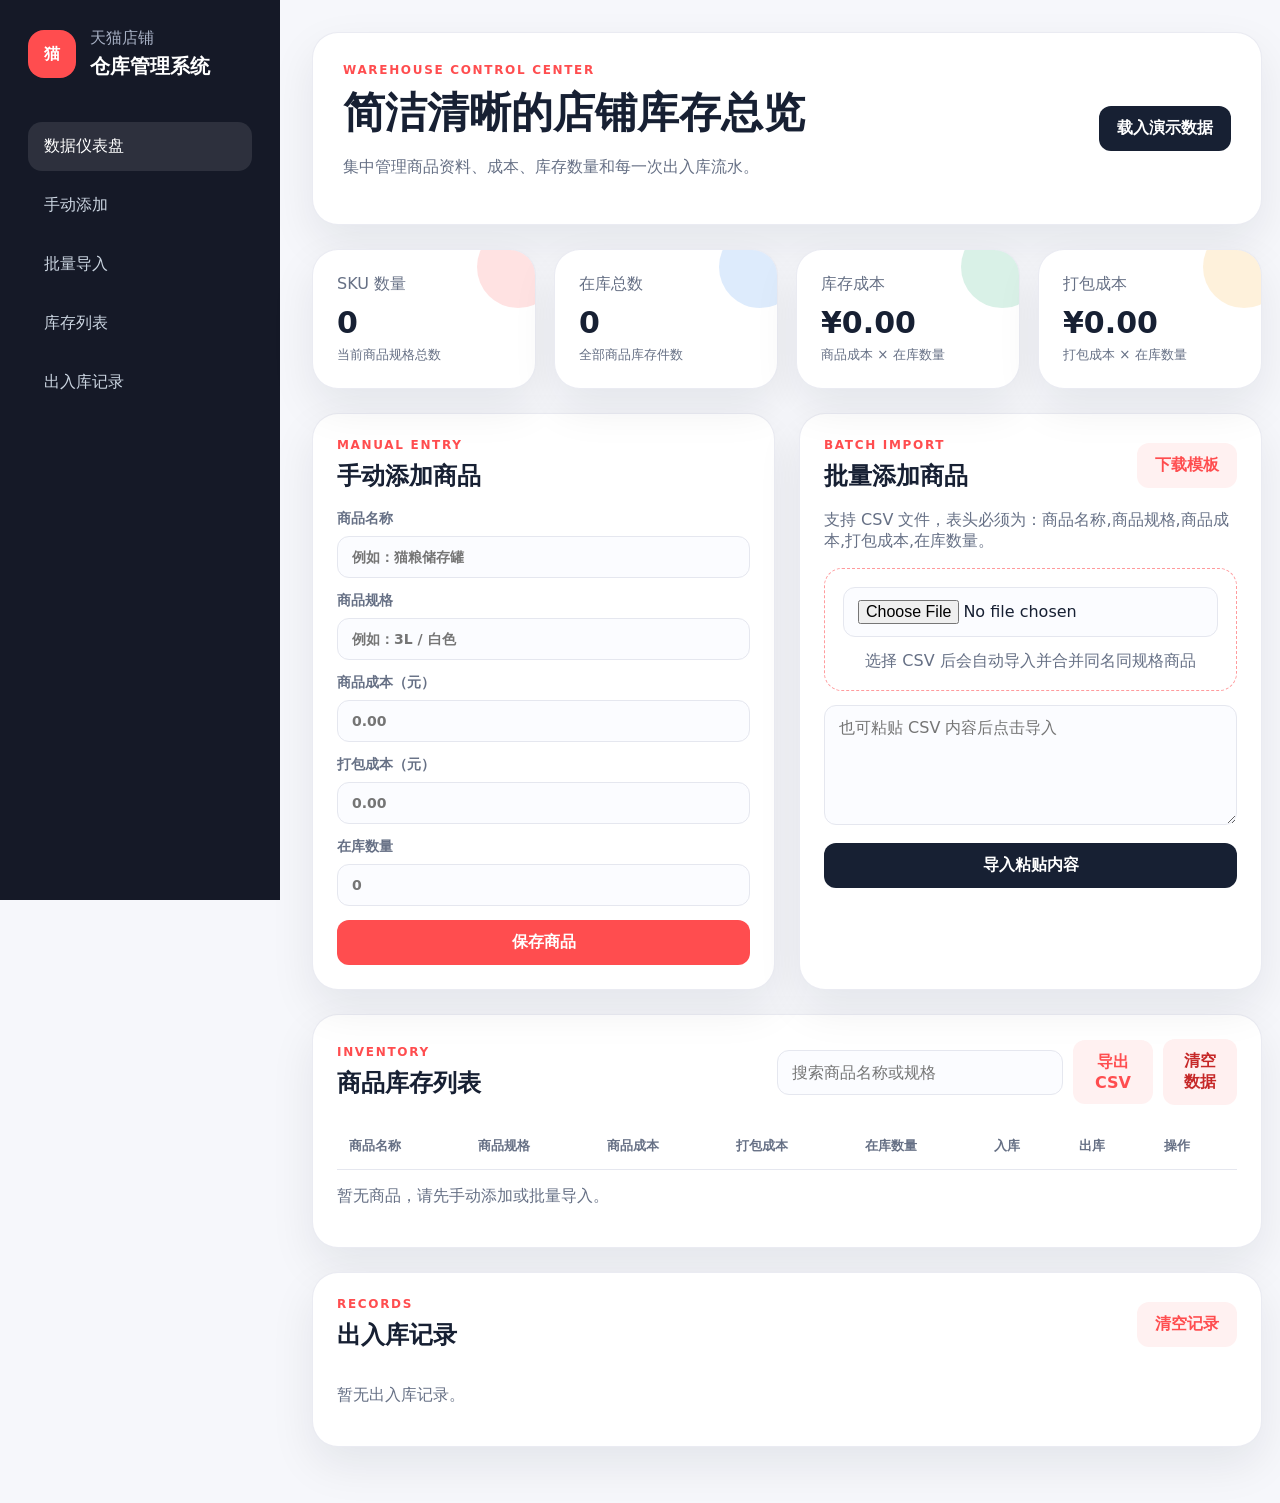
<file: index.html>
<!doctype html>
<html lang="zh-CN">
  <head>
    <meta charset="UTF-8" />
    <meta name="viewport" content="width=device-width, initial-scale=1.0" />
    <title>天猫店铺仓库管理系统</title>
    <link rel="stylesheet" href="styles.css" />
  </head>
  <body>
    <div class="app-shell">
      <aside class="sidebar" aria-label="系统导航">
        <div class="brand">
          <span class="brand-mark">猫</span>
          <div>
            <p>天猫店铺</p>
            <strong>仓库管理系统</strong>
          </div>
        </div>
        <nav>
          <a href="#dashboard" class="active">数据仪表盘</a>
          <a href="#manual-form">手动添加</a>
          <a href="#batch-import">批量导入</a>
          <a href="#inventory">库存列表</a>
          <a href="#records">出入库记录</a>
        </nav>
      </aside>

      <main>
        <header class="hero">
          <div>
            <p class="eyebrow">Warehouse Control Center</p>
            <h1>简洁清晰的店铺库存总览</h1>
            <p>集中管理商品资料、成本、库存数量和每一次出入库流水。</p>
          </div>
          <button class="secondary" id="seedDemoBtn" type="button">载入演示数据</button>
        </header>

        <section id="dashboard" class="dashboard-grid" aria-label="数据仪表盘">
          <article class="stat-card accent-red">
            <span>SKU 数量</span>
            <strong id="skuCount">0</strong>
            <small>当前商品规格总数</small>
          </article>
          <article class="stat-card accent-blue">
            <span>在库总数</span>
            <strong id="stockTotal">0</strong>
            <small>全部商品库存件数</small>
          </article>
          <article class="stat-card accent-green">
            <span>库存成本</span>
            <strong id="inventoryValue">¥0.00</strong>
            <small>商品成本 × 在库数量</small>
          </article>
          <article class="stat-card accent-yellow">
            <span>打包成本</span>
            <strong id="packingValue">¥0.00</strong>
            <small>打包成本 × 在库数量</small>
          </article>
        </section>

        <section class="content-grid">
          <article id="manual-form" class="panel">
            <div class="panel-heading">
              <div>
                <p class="eyebrow">Manual Entry</p>
                <h2>手动添加商品</h2>
              </div>
            </div>
            <form id="productForm" class="product-form">
              <label>
                商品名称
                <input name="name" required placeholder="例如：猫粮储存罐" />
              </label>
              <label>
                商品规格
                <input name="spec" required placeholder="例如：3L / 白色" />
              </label>
              <label>
                商品成本（元）
                <input name="cost" type="number" min="0" step="0.01" required placeholder="0.00" />
              </label>
              <label>
                打包成本（元）
                <input name="packingCost" type="number" min="0" step="0.01" required placeholder="0.00" />
              </label>
              <label>
                在库数量
                <input name="stock" type="number" min="0" step="1" required placeholder="0" />
              </label>
              <button type="submit">保存商品</button>
            </form>
          </article>

          <article id="batch-import" class="panel">
            <div class="panel-heading">
              <div>
                <p class="eyebrow">Batch Import</p>
                <h2>批量添加商品</h2>
              </div>
              <button class="ghost" id="downloadTemplateBtn" type="button">下载模板</button>
            </div>
            <p class="hint">支持 CSV 文件，表头必须为：商品名称,商品规格,商品成本,打包成本,在库数量。</p>
            <div class="upload-box">
              <input id="csvInput" type="file" accept=".csv,text/csv" />
              <span>选择 CSV 后会自动导入并合并同名同规格商品</span>
            </div>
            <textarea id="pasteArea" placeholder="也可粘贴 CSV 内容后点击导入"></textarea>
            <button class="secondary full" id="pasteImportBtn" type="button">导入粘贴内容</button>
          </article>
        </section>

        <section id="inventory" class="panel wide-panel">
          <div class="panel-heading responsive-heading">
            <div>
              <p class="eyebrow">Inventory</p>
              <h2>商品库存列表</h2>
            </div>
            <div class="toolbar">
              <input id="searchInput" type="search" placeholder="搜索商品名称或规格" />
              <button class="ghost" id="exportBtn" type="button">导出 CSV</button>
              <button class="danger" id="clearBtn" type="button">清空数据</button>
            </div>
          </div>
          <div class="table-wrap">
            <table>
              <thead>
                <tr>
                  <th>商品名称</th>
                  <th>商品规格</th>
                  <th>商品成本</th>
                  <th>打包成本</th>
                  <th>在库数量</th>
                  <th>入库</th>
                  <th>出库</th>
                  <th>操作</th>
                </tr>
              </thead>
              <tbody id="inventoryBody"></tbody>
            </table>
          </div>
          <p id="emptyState" class="empty-state">暂无商品，请先手动添加或批量导入。</p>
        </section>

        <section id="records" class="panel wide-panel">
          <div class="panel-heading responsive-heading">
            <div>
              <p class="eyebrow">Records</p>
              <h2>出入库记录</h2>
            </div>
            <button class="ghost" id="clearRecordsBtn" type="button">清空记录</button>
          </div>
          <div class="records-list" id="recordsList"></div>
        </section>
      </main>
    </div>

    <template id="inventoryRowTemplate">
      <tr>
        <td data-label="商品名称" class="name"></td>
        <td data-label="商品规格" class="spec"></td>
        <td data-label="商品成本" class="cost"></td>
        <td data-label="打包成本" class="packingCost"></td>
        <td data-label="在库数量" class="stock badge-cell"></td>
        <td data-label="入库"><button class="mini inbound" type="button">入库</button></td>
        <td data-label="出库"><button class="mini outbound" type="button">出库</button></td>
        <td data-label="操作"><button class="mini danger delete" type="button">删除</button></td>
      </tr>
    </template>

    <script src="app.js"></script>
  </body>
</html>
</file>
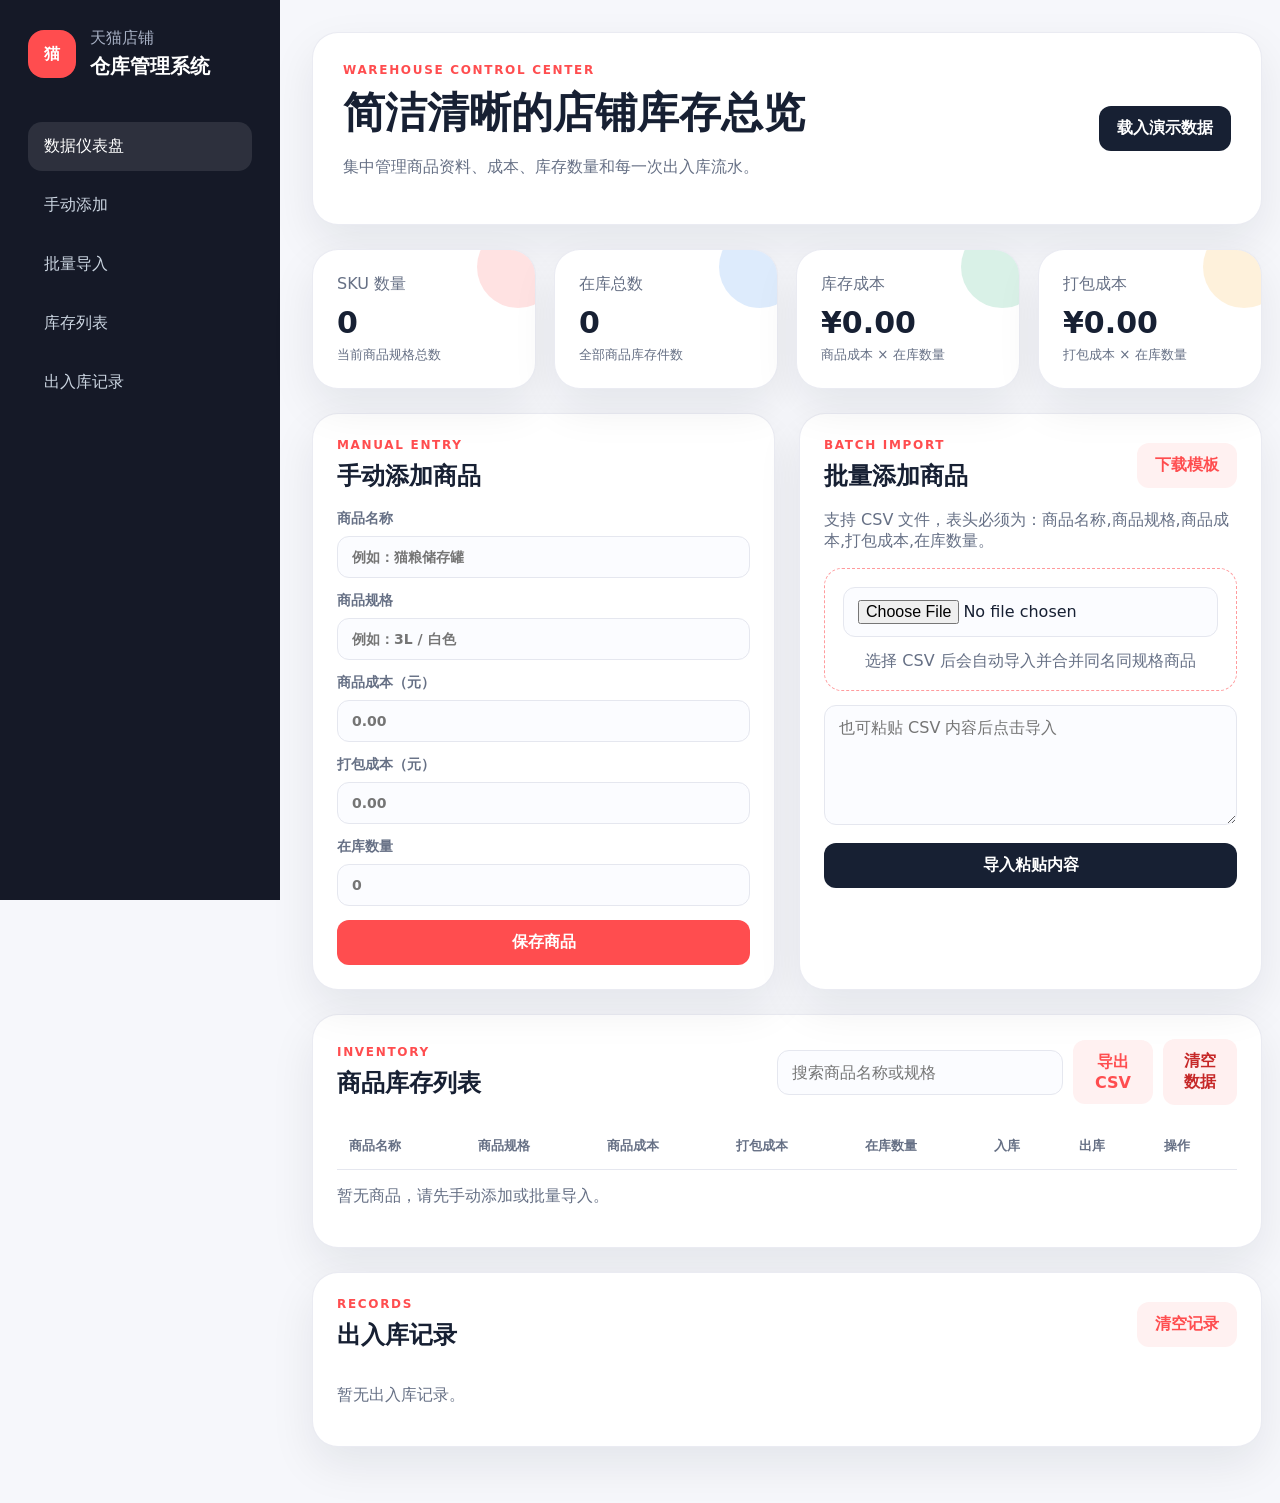
<file: 天猫仓库管理系统.html>
<!doctype html>
<html lang="zh-CN">
  <head>
    <meta charset="UTF-8" />
    <meta name="viewport" content="width=device-width, initial-scale=1.0" />
    <title>天猫店铺仓库管理系统</title>
    <style>
:root {
  color-scheme: light;
  --bg: #f6f7fb;
  --panel: #ffffff;
  --text: #172033;
  --muted: #667085;
  --line: #e5e7ef;
  --red: #ff4d4f;
  --red-dark: #d9363e;
  --blue: #2f80ed;
  --green: #13a56b;
  --yellow: #f5a623;
  --shadow: 0 18px 45px rgba(17, 24, 39, 0.08);
  font-family: Inter, "PingFang SC", "Microsoft YaHei", system-ui, sans-serif;
}

* {
  box-sizing: border-box;
}

body {
  margin: 0;
  background: var(--bg);
  color: var(--text);
}

button,
input,
textarea {
  font: inherit;
}

button {
  border: 0;
  border-radius: 12px;
  background: var(--red);
  color: white;
  cursor: pointer;
  font-weight: 700;
  padding: 12px 18px;
  transition: transform 0.18s ease, box-shadow 0.18s ease, background 0.18s ease;
}

button:hover {
  background: var(--red-dark);
  box-shadow: 0 10px 22px rgba(255, 77, 79, 0.22);
  transform: translateY(-1px);
}

button.secondary {
  background: #172033;
}

button.secondary:hover {
  background: #0f172a;
  box-shadow: 0 10px 22px rgba(15, 23, 42, 0.18);
}

button.ghost {
  background: #fff1f1;
  color: var(--red);
}

button.ghost:hover {
  background: #ffe1e1;
}

button.danger {
  background: #fff0f0;
  color: #c62828;
}

button.danger:hover {
  background: #ffd9d9;
  box-shadow: none;
}

.app-shell {
  display: grid;
  grid-template-columns: 280px 1fr;
  min-height: 100vh;
}

.sidebar {
  background: #151927;
  color: white;
  padding: 28px;
  position: sticky;
  top: 0;
  height: 100vh;
}

.brand {
  display: flex;
  gap: 14px;
  align-items: center;
  margin-bottom: 42px;
}

.brand p {
  color: #a7b0c4;
  margin: 0 0 4px;
}

.brand strong {
  font-size: 20px;
}

.brand-mark {
  display: grid;
  place-items: center;
  width: 48px;
  height: 48px;
  border-radius: 16px;
  background: var(--red);
  font-weight: 900;
}

nav {
  display: grid;
  gap: 10px;
}

nav a {
  border-radius: 14px;
  color: #cbd5e1;
  padding: 14px 16px;
  text-decoration: none;
}

nav a.active,
nav a:hover {
  background: rgba(255, 255, 255, 0.1);
  color: white;
}

main {
  padding: 32px;
}

.hero,
.panel,
.stat-card {
  background: var(--panel);
  border: 1px solid rgba(229, 231, 239, 0.8);
  border-radius: 26px;
  box-shadow: var(--shadow);
}

.hero {
  align-items: center;
  display: flex;
  justify-content: space-between;
  margin-bottom: 24px;
  padding: 30px;
}

.eyebrow {
  color: var(--red);
  font-size: 12px;
  font-weight: 800;
  letter-spacing: 0.14em;
  margin: 0 0 8px;
  text-transform: uppercase;
}

h1,
h2 {
  margin: 0;
}

h1 {
  font-size: clamp(28px, 4vw, 42px);
}

.hero p:last-child,
.hint {
  color: var(--muted);
}

.dashboard-grid {
  display: grid;
  gap: 18px;
  grid-template-columns: repeat(4, minmax(0, 1fr));
  margin-bottom: 24px;
}

.stat-card {
  padding: 24px;
  position: relative;
  overflow: hidden;
}

.stat-card::after {
  border-radius: 999px;
  content: "";
  height: 82px;
  position: absolute;
  right: -24px;
  top: -24px;
  width: 82px;
}

.stat-card span,
.stat-card small {
  color: var(--muted);
}

.stat-card strong {
  display: block;
  font-size: 30px;
  margin: 10px 0 4px;
}

.accent-red::after { background: rgba(255, 77, 79, 0.16); }
.accent-blue::after { background: rgba(47, 128, 237, 0.16); }
.accent-green::after { background: rgba(19, 165, 107, 0.16); }
.accent-yellow::after { background: rgba(245, 166, 35, 0.16); }

.content-grid {
  display: grid;
  gap: 24px;
  grid-template-columns: minmax(0, 1fr) minmax(0, 1fr);
  margin-bottom: 24px;
}

.panel {
  padding: 24px;
}

.panel-heading {
  align-items: center;
  display: flex;
  gap: 16px;
  justify-content: space-between;
  margin-bottom: 18px;
}

.product-form,
.upload-box {
  display: grid;
  gap: 14px;
}

label {
  color: var(--muted);
  display: grid;
  gap: 8px;
  font-size: 14px;
  font-weight: 700;
}

input,
textarea {
  background: #fbfcff;
  border: 1px solid var(--line);
  border-radius: 12px;
  color: var(--text);
  outline: none;
  padding: 12px 14px;
  width: 100%;
}

input:focus,
textarea:focus {
  border-color: var(--red);
  box-shadow: 0 0 0 4px rgba(255, 77, 79, 0.1);
}

.upload-box {
  border: 1px dashed #ff9b9d;
  border-radius: 18px;
  padding: 18px;
  text-align: center;
}

.upload-box span,
.empty-state {
  color: var(--muted);
}

textarea {
  min-height: 120px;
  margin: 14px 0;
  resize: vertical;
}

.full {
  width: 100%;
}

.wide-panel {
  margin-bottom: 24px;
}

.toolbar {
  align-items: center;
  display: flex;
  gap: 10px;
}

.table-wrap {
  overflow-x: auto;
}

table {
  border-collapse: collapse;
  min-width: 900px;
  width: 100%;
}

th,
td {
  border-bottom: 1px solid var(--line);
  padding: 14px 12px;
  text-align: left;
}

th {
  color: var(--muted);
  font-size: 13px;
  white-space: nowrap;
}

.badge {
  background: #ecfdf3;
  border-radius: 999px;
  color: var(--green);
  display: inline-flex;
  font-weight: 800;
  min-width: 42px;
  justify-content: center;
  padding: 6px 12px;
}

.mini {
  border-radius: 10px;
  padding: 8px 12px;
}

.inbound { background: var(--green); }
.outbound { background: var(--blue); }
.inbound:hover { background: #0e8958; box-shadow: none; }
.outbound:hover { background: #1f66bd; box-shadow: none; }

.records-list {
  display: grid;
  gap: 12px;
  max-height: 360px;
  overflow: auto;
}

.record-item {
  align-items: center;
  background: #fbfcff;
  border: 1px solid var(--line);
  border-radius: 16px;
  display: flex;
  justify-content: space-between;
  padding: 14px;
}

.record-item strong {
  display: block;
}

.record-item small {
  color: var(--muted);
}

.record-type {
  border-radius: 999px;
  color: white;
  font-weight: 800;
  padding: 6px 10px;
}

.record-type.in { background: var(--green); }
.record-type.out { background: var(--blue); }
.record-type.create { background: var(--red); }

@media (max-width: 1100px) {
  .app-shell {
    grid-template-columns: 1fr;
  }

  .sidebar {
    height: auto;
    position: static;
  }

  nav {
    grid-template-columns: repeat(5, minmax(0, 1fr));
  }

  .dashboard-grid,
  .content-grid {
    grid-template-columns: repeat(2, minmax(0, 1fr));
  }
}

@media (max-width: 760px) {
  main,
  .sidebar {
    padding: 18px;
  }

  .hero,
  .panel-heading,
  .responsive-heading,
  .toolbar {
    align-items: stretch;
    flex-direction: column;
  }

  nav,
  .dashboard-grid,
  .content-grid {
    grid-template-columns: 1fr;
  }

  table,
  thead,
  tbody,
  th,
  td,
  tr {
    display: block;
    min-width: 0;
  }

  thead {
    display: none;
  }

  tr {
    border: 1px solid var(--line);
    border-radius: 18px;
    margin-bottom: 12px;
    padding: 10px;
  }

  td {
    align-items: center;
    border-bottom: 0;
    display: flex;
    justify-content: space-between;
  }

  td::before {
    color: var(--muted);
    content: attr(data-label);
    font-weight: 700;
  }
}

    </style>
  </head>
  <body>
    <div class="app-shell">
      <aside class="sidebar" aria-label="系统导航">
        <div class="brand">
          <span class="brand-mark">猫</span>
          <div>
            <p>天猫店铺</p>
            <strong>仓库管理系统</strong>
          </div>
        </div>
        <nav>
          <a href="#dashboard" class="active">数据仪表盘</a>
          <a href="#manual-form">手动添加</a>
          <a href="#batch-import">批量导入</a>
          <a href="#inventory">库存列表</a>
          <a href="#records">出入库记录</a>
        </nav>
      </aside>

      <main>
        <header class="hero">
          <div>
            <p class="eyebrow">Warehouse Control Center</p>
            <h1>简洁清晰的店铺库存总览</h1>
            <p>集中管理商品资料、成本、库存数量和每一次出入库流水。</p>
          </div>
          <button class="secondary" id="seedDemoBtn" type="button">载入演示数据</button>
        </header>

        <section id="dashboard" class="dashboard-grid" aria-label="数据仪表盘">
          <article class="stat-card accent-red">
            <span>SKU 数量</span>
            <strong id="skuCount">0</strong>
            <small>当前商品规格总数</small>
          </article>
          <article class="stat-card accent-blue">
            <span>在库总数</span>
            <strong id="stockTotal">0</strong>
            <small>全部商品库存件数</small>
          </article>
          <article class="stat-card accent-green">
            <span>库存成本</span>
            <strong id="inventoryValue">¥0.00</strong>
            <small>商品成本 × 在库数量</small>
          </article>
          <article class="stat-card accent-yellow">
            <span>打包成本</span>
            <strong id="packingValue">¥0.00</strong>
            <small>打包成本 × 在库数量</small>
          </article>
        </section>

        <section class="content-grid">
          <article id="manual-form" class="panel">
            <div class="panel-heading">
              <div>
                <p class="eyebrow">Manual Entry</p>
                <h2>手动添加商品</h2>
              </div>
            </div>
            <form id="productForm" class="product-form">
              <label>
                商品名称
                <input name="name" required placeholder="例如：猫粮储存罐" />
              </label>
              <label>
                商品规格
                <input name="spec" required placeholder="例如：3L / 白色" />
              </label>
              <label>
                商品成本（元）
                <input name="cost" type="number" min="0" step="0.01" required placeholder="0.00" />
              </label>
              <label>
                打包成本（元）
                <input name="packingCost" type="number" min="0" step="0.01" required placeholder="0.00" />
              </label>
              <label>
                在库数量
                <input name="stock" type="number" min="0" step="1" required placeholder="0" />
              </label>
              <button type="submit">保存商品</button>
            </form>
          </article>

          <article id="batch-import" class="panel">
            <div class="panel-heading">
              <div>
                <p class="eyebrow">Batch Import</p>
                <h2>批量添加商品</h2>
              </div>
              <button class="ghost" id="downloadTemplateBtn" type="button">下载模板</button>
            </div>
            <p class="hint">支持 CSV 文件，表头必须为：商品名称,商品规格,商品成本,打包成本,在库数量。</p>
            <div class="upload-box">
              <input id="csvInput" type="file" accept=".csv,text/csv" />
              <span>选择 CSV 后会自动导入并合并同名同规格商品</span>
            </div>
            <textarea id="pasteArea" placeholder="也可粘贴 CSV 内容后点击导入"></textarea>
            <button class="secondary full" id="pasteImportBtn" type="button">导入粘贴内容</button>
          </article>
        </section>

        <section id="inventory" class="panel wide-panel">
          <div class="panel-heading responsive-heading">
            <div>
              <p class="eyebrow">Inventory</p>
              <h2>商品库存列表</h2>
            </div>
            <div class="toolbar">
              <input id="searchInput" type="search" placeholder="搜索商品名称或规格" />
              <button class="ghost" id="exportBtn" type="button">导出 CSV</button>
              <button class="danger" id="clearBtn" type="button">清空数据</button>
            </div>
          </div>
          <div class="table-wrap">
            <table>
              <thead>
                <tr>
                  <th>商品名称</th>
                  <th>商品规格</th>
                  <th>商品成本</th>
                  <th>打包成本</th>
                  <th>在库数量</th>
                  <th>入库</th>
                  <th>出库</th>
                  <th>操作</th>
                </tr>
              </thead>
              <tbody id="inventoryBody"></tbody>
            </table>
          </div>
          <p id="emptyState" class="empty-state">暂无商品，请先手动添加或批量导入。</p>
        </section>

        <section id="records" class="panel wide-panel">
          <div class="panel-heading responsive-heading">
            <div>
              <p class="eyebrow">Records</p>
              <h2>出入库记录</h2>
            </div>
            <button class="ghost" id="clearRecordsBtn" type="button">清空记录</button>
          </div>
          <div class="records-list" id="recordsList"></div>
        </section>
      </main>
    </div>

    <template id="inventoryRowTemplate">
      <tr>
        <td data-label="商品名称" class="name"></td>
        <td data-label="商品规格" class="spec"></td>
        <td data-label="商品成本" class="cost"></td>
        <td data-label="打包成本" class="packingCost"></td>
        <td data-label="在库数量" class="stock badge-cell"></td>
        <td data-label="入库"><button class="mini inbound" type="button">入库</button></td>
        <td data-label="出库"><button class="mini outbound" type="button">出库</button></td>
        <td data-label="操作"><button class="mini danger delete" type="button">删除</button></td>
      </tr>
    </template>

    <script>
const STORAGE_KEY = "tmallWarehouseProducts";
const RECORD_KEY = "tmallWarehouseRecords";

const productForm = document.querySelector("#productForm");
const inventoryBody = document.querySelector("#inventoryBody");
const rowTemplate = document.querySelector("#inventoryRowTemplate");
const emptyState = document.querySelector("#emptyState");
const searchInput = document.querySelector("#searchInput");
const csvInput = document.querySelector("#csvInput");
const pasteArea = document.querySelector("#pasteArea");
const recordsList = document.querySelector("#recordsList");

let products = readStore(STORAGE_KEY, []);
let records = readStore(RECORD_KEY, []);

function readStore(key, fallback) {
  try {
    return JSON.parse(localStorage.getItem(key)) ?? fallback;
  } catch {
    return fallback;
  }
}

function saveStore() {
  localStorage.setItem(STORAGE_KEY, JSON.stringify(products));
  localStorage.setItem(RECORD_KEY, JSON.stringify(records));
}

function currency(value) {
  return Number(value || 0).toLocaleString("zh-CN", {
    style: "currency",
    currency: "CNY",
  });
}

function normalizeProduct(input) {
  return {
    id: input.id || crypto.randomUUID(),
    name: String(input.name || "").trim(),
    spec: String(input.spec || "").trim(),
    cost: Number(input.cost || 0),
    packingCost: Number(input.packingCost || 0),
    stock: Math.max(0, Number.parseInt(input.stock || 0, 10)),
  };
}

function addRecord(type, product, quantity, note = "") {
  records.unshift({
    id: crypto.randomUUID(),
    type,
    productName: product.name,
    productSpec: product.spec,
    quantity,
    note,
    at: new Date().toISOString(),
  });
  records = records.slice(0, 200);
}

function upsertProduct(product, source = "手动添加") {
  const normalized = normalizeProduct(product);
  if (!normalized.name || !normalized.spec) return false;

  const existing = products.find(
    (item) => item.name === normalized.name && item.spec === normalized.spec,
  );

  if (existing) {
    existing.cost = normalized.cost;
    existing.packingCost = normalized.packingCost;
    existing.stock += normalized.stock;
    addRecord("in", existing, normalized.stock, `${source}并合并库存`);
  } else {
    products.push(normalized);
    addRecord("create", normalized, normalized.stock, source);
  }
  saveStore();
  render();
  return true;
}

function parseCsv(text) {
  const rows = text
    .replace(/^\uFEFF/, "")
    .split(/\r?\n/)
    .map((row) => row.trim())
    .filter(Boolean)
    .map((row) => row.split(",").map((cell) => cell.trim()));

  if (rows.length < 2) return [];
  const [header, ...data] = rows;
  const expected = ["商品名称", "商品规格", "商品成本", "打包成本", "在库数量"];
  const isValid = expected.every((name, index) => header[index] === name);
  if (!isValid) {
    alert("CSV 表头不正确，请使用模板格式。要求：商品名称,商品规格,商品成本,打包成本,在库数量");
    return [];
  }

  return data.map(([name, spec, cost, packingCost, stock]) => ({
    name,
    spec,
    cost,
    packingCost,
    stock,
  }));
}

function importCsv(text) {
  const items = parseCsv(text);
  let count = 0;
  items.forEach((item) => {
    if (upsertProduct(item, "批量导入")) count += 1;
  });
  if (count) alert(`成功导入 ${count} 条商品信息。`);
}

function updateDashboard() {
  const skuCount = products.length;
  const stockTotal = products.reduce((sum, item) => sum + item.stock, 0);
  const inventoryValue = products.reduce((sum, item) => sum + item.cost * item.stock, 0);
  const packingValue = products.reduce((sum, item) => sum + item.packingCost * item.stock, 0);

  document.querySelector("#skuCount").textContent = skuCount;
  document.querySelector("#stockTotal").textContent = stockTotal;
  document.querySelector("#inventoryValue").textContent = currency(inventoryValue);
  document.querySelector("#packingValue").textContent = currency(packingValue);
}

function filteredProducts() {
  const keyword = searchInput.value.trim().toLowerCase();
  if (!keyword) return products;
  return products.filter(
    (item) => item.name.toLowerCase().includes(keyword) || item.spec.toLowerCase().includes(keyword),
  );
}

function renderInventory() {
  inventoryBody.innerHTML = "";
  const visibleProducts = filteredProducts();

  visibleProducts.forEach((product) => {
    const row = rowTemplate.content.firstElementChild.cloneNode(true);
    row.querySelector(".name").textContent = product.name;
    row.querySelector(".spec").textContent = product.spec;
    row.querySelector(".cost").textContent = currency(product.cost);
    row.querySelector(".packingCost").textContent = currency(product.packingCost);
    row.querySelector(".stock").innerHTML = `<span class="badge">${product.stock}</span>`;

    row.querySelector(".inbound").addEventListener("click", () => adjustStock(product.id, "in"));
    row.querySelector(".outbound").addEventListener("click", () => adjustStock(product.id, "out"));
    row.querySelector(".delete").addEventListener("click", () => deleteProduct(product.id));
    inventoryBody.appendChild(row);
  });

  emptyState.style.display = visibleProducts.length ? "none" : "block";
}

function renderRecords() {
  recordsList.innerHTML = "";
  if (!records.length) {
    recordsList.innerHTML = '<p class="empty-state">暂无出入库记录。</p>';
    return;
  }

  records.forEach((record) => {
    const item = document.createElement("article");
    item.className = "record-item";
    const typeText = { in: "入库", out: "出库", create: "新增" }[record.type];
    const date = new Date(record.at).toLocaleString("zh-CN");
    item.innerHTML = `
      <div>
        <strong>${record.productName}｜${record.productSpec}</strong>
        <small>${date} · ${record.note}</small>
      </div>
      <span class="record-type ${record.type}">${typeText} ${record.quantity}</span>
    `;
    recordsList.appendChild(item);
  });
}

function render() {
  updateDashboard();
  renderInventory();
  renderRecords();
}

function adjustStock(productId, type) {
  const product = products.find((item) => item.id === productId);
  if (!product) return;
  const label = type === "in" ? "入库" : "出库";
  const raw = prompt(`请输入${label}数量`, "1");
  const quantity = Number.parseInt(raw, 10);
  if (!Number.isInteger(quantity) || quantity <= 0) return;
  if (type === "out" && quantity > product.stock) {
    alert("出库数量不能超过当前库存。请先补充入库。");
    return;
  }
  product.stock += type === "in" ? quantity : -quantity;
  addRecord(type, product, quantity, `手动${label}`);
  saveStore();
  render();
}

function deleteProduct(productId) {
  const product = products.find((item) => item.id === productId);
  if (!product || !confirm(`确定删除「${product.name}｜${product.spec}」吗？`)) return;
  products = products.filter((item) => item.id !== productId);
  saveStore();
  render();
}

function download(filename, content) {
  const blob = new Blob([content], { type: "text/csv;charset=utf-8" });
  const url = URL.createObjectURL(blob);
  const link = document.createElement("a");
  link.href = url;
  link.download = filename;
  link.click();
  URL.revokeObjectURL(url);
}

function exportCsv() {
  const header = "商品名称,商品规格,商品成本,打包成本,在库数量";
  const body = products
    .map((item) => [item.name, item.spec, item.cost, item.packingCost, item.stock].join(","))
    .join("\n");
  download(`天猫仓库库存-${new Date().toISOString().slice(0, 10)}.csv`, `${header}\n${body}`);
}

function seedDemoData() {
  const demo = [
    { name: "宠物航空箱", spec: "M 号 / 米白", cost: 68, packingCost: 5.8, stock: 42 },
    { name: "猫砂除臭珠", spec: "500g / 绿茶味", cost: 11.5, packingCost: 1.2, stock: 180 },
    { name: "猫爬架", spec: "四层 / 原木色", cost: 125, packingCost: 12, stock: 16 },
  ];
  demo.forEach((item) => upsertProduct(item, "演示数据"));
}

productForm.addEventListener("submit", (event) => {
  event.preventDefault();
  const formData = new FormData(productForm);
  upsertProduct(Object.fromEntries(formData.entries()));
  productForm.reset();
});

csvInput.addEventListener("change", async (event) => {
  const [file] = event.target.files;
  if (!file) return;
  importCsv(await file.text());
  csvInput.value = "";
});

searchInput.addEventListener("input", renderInventory);
document.querySelector("#pasteImportBtn").addEventListener("click", () => importCsv(pasteArea.value));
document.querySelector("#downloadTemplateBtn").addEventListener("click", () => download("天猫仓库导入模板.csv", "商品名称,商品规格,商品成本,打包成本,在库数量\n示例商品,标准款,10.00,1.00,100"));
document.querySelector("#exportBtn").addEventListener("click", exportCsv);
document.querySelector("#seedDemoBtn").addEventListener("click", seedDemoData);
document.querySelector("#clearBtn").addEventListener("click", () => {
  if (!confirm("确定清空所有商品和记录吗？")) return;
  products = [];
  records = [];
  saveStore();
  render();
});
document.querySelector("#clearRecordsBtn").addEventListener("click", () => {
  if (!confirm("确定清空出入库记录吗？")) return;
  records = [];
  saveStore();
  render();
});

render();

    </script>
  </body>
</html>
</file>
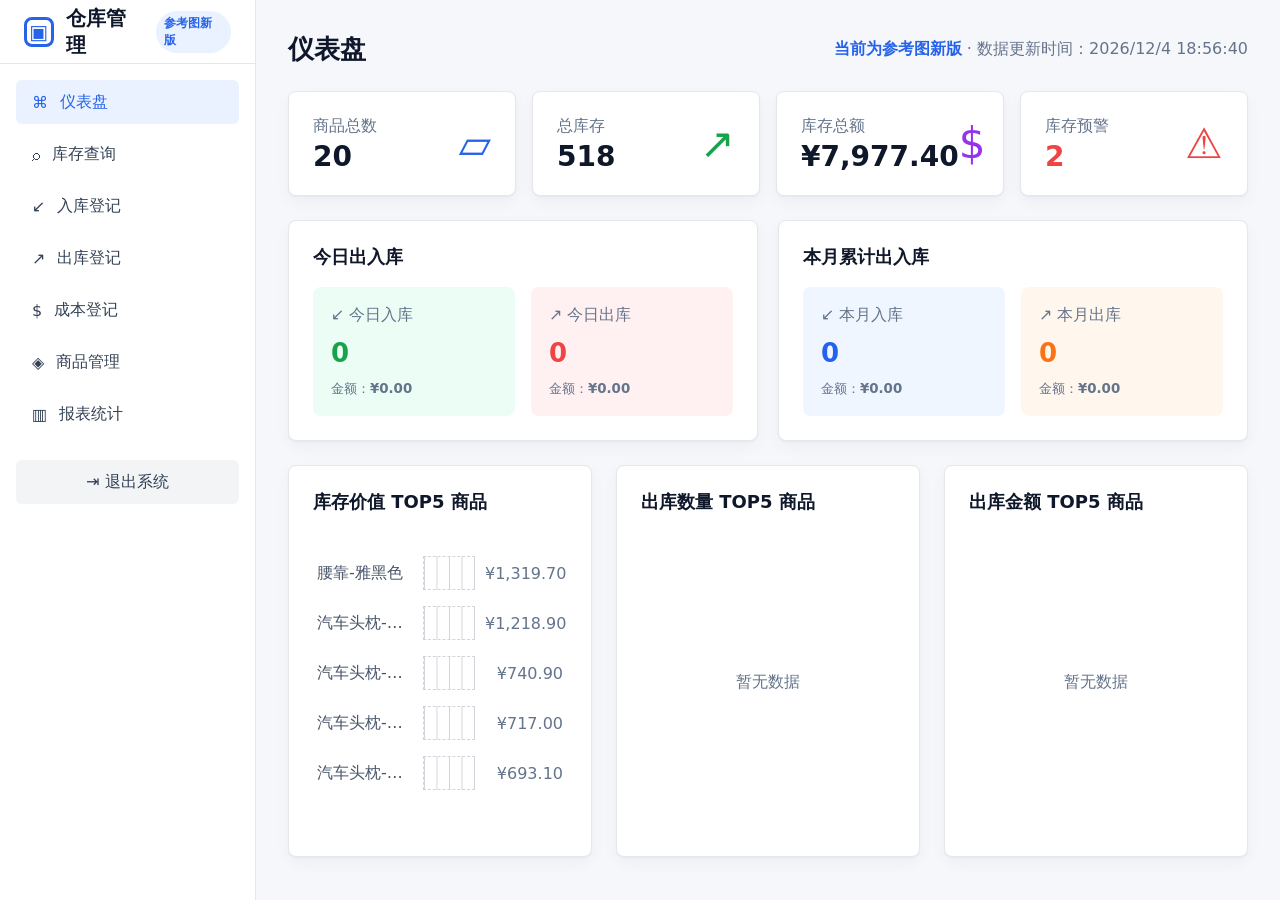
<file: 新版仓库管理系统.html>
<!doctype html>
<html lang="zh-CN">
  <head>
    <meta charset="UTF-8" />
    <meta name="viewport" content="width=device-width, initial-scale=1.0" />
    <title>仓库管理 - 参考图新版</title>
    <style>
:root {
  color-scheme: light;
  --bg: #f6f7fb;
  --panel: #fff;
  --text: #0f172a;
  --muted: #64748b;
  --line: #e5e7eb;
  --blue: #2563eb;
  --green: #16a34a;
  --red: #ef4444;
  --orange: #f97316;
  --purple: #9333ea;
  --shadow: 0 1px 2px rgba(15, 23, 42, 0.04), 0 6px 16px rgba(15, 23, 42, 0.04);
  font-family: Inter, "PingFang SC", "Microsoft YaHei", system-ui, sans-serif;
}

* { box-sizing: border-box; }
body { margin: 0; background: var(--bg); color: var(--text); }
button, input, select { font: inherit; }
button { cursor: pointer; }

.app-shell { display: grid; grid-template-columns: 256px 1fr; min-height: 100vh; }
.sidebar { background: #fff; border-right: 1px solid var(--line); display: flex; flex-direction: column; height: 100vh; left: 0; padding: 0 16px; position: sticky; top: 0; }
.brand { align-items: center; border-bottom: 1px solid var(--line); display: flex; gap: 12px; height: 64px; margin: 0 -16px 16px; padding: 0 24px; }
.brand-icon { align-items: center; border: 3px solid var(--blue); border-radius: 8px; color: var(--blue); display: inline-flex; font-size: 20px; height: 30px; justify-content: center; width: 30px; }
.brand strong { font-size: 20px; }
.version-pill { background: #eaf2ff; border-radius: 999px; color: var(--blue); font-size: 12px; font-weight: 700; margin-left: auto; padding: 4px 8px; }
.version-text { color: var(--blue); }
.nav-list { display: grid; gap: 8px; }
.nav-item, .logout { align-items: center; background: transparent; border: 0; border-radius: 6px; color: #334155; display: flex; gap: 12px; height: 44px; padding: 0 16px; text-align: left; }
.nav-item.active, .nav-item:hover { background: #eaf2ff; color: var(--blue); }
.logout { background: #f3f4f6; justify-content: center; margin-top: 24px; }
.workspace { padding: 32px; min-width: 0; }
.view { display: none; }
.view.active { display: block; }
.page-head { align-items: center; display: flex; justify-content: space-between; margin-bottom: 24px; }
h1 { font-size: 26px; margin: 0; }
h2 { font-size: 18px; margin: 0 0 18px; }
.updated { color: var(--muted); }
.actions { display: flex; gap: 8px; }

.btn { border: 1px solid var(--line); border-radius: 6px; height: 38px; padding: 0 16px; }
.btn.primary { background: var(--blue); border-color: var(--blue); color: #fff; }
.btn.light { background: #fff; color: #334155; }
.icon-btn { background: transparent; border: 0; color: #64748b; font-size: 20px; }

.metric-grid { display: grid; gap: 16px; margin-bottom: 24px; }
.metric-grid.four { grid-template-columns: repeat(4, minmax(0, 1fr)); }
.metric-grid.three { grid-template-columns: repeat(3, minmax(0, 1fr)); }
.metric-grid.two { grid-template-columns: repeat(2, minmax(0, 1fr)); }
.metric-card, .mini-metric, .panel, .filter-card, .table-card, .report-tabs { background: var(--panel); border: 1px solid var(--line); border-radius: 8px; box-shadow: var(--shadow); }
.metric-card { align-items: center; display: flex; justify-content: space-between; min-height: 104px; padding: 24px; }
.metric-card.small { align-items: flex-start; display: block; min-height: 86px; }
.metric-card span, .mini-metric span { color: var(--muted); display: block; margin-bottom: 6px; }
.metric-card strong, .mini-metric strong { display: block; font-size: 28px; line-height: 1; }
.metric-card.small strong { font-size: 24px; }
.icon { font-size: 42px; font-style: normal; }
.blue, .blue-text { color: var(--blue); } .green, .green-text { color: var(--green); } .red, .red-text, .danger-text { color: var(--red); } .purple { color: var(--purple); }
.mini-metric { align-items: center; display: flex; gap: 14px; min-height: 86px; padding: 20px; }
.bubble { align-items: center; border-radius: 999px; display: inline-flex; font-style: normal; height: 40px; justify-content: center; width: 40px; }
.bubble.blue { background: #dbeafe; } .bubble.green { background: #dcfce7; } .bubble.red { background: #fee2e2; } .bubble.yellow { background: #fef3c7; color: #d97706; }

.summary-row { display: grid; gap: 20px; grid-template-columns: 1fr 1fr; margin-bottom: 24px; }
.panel { padding: 24px; }
.soft-grid { display: grid; gap: 16px; grid-template-columns: 1fr 1fr; }
.soft-card { border-radius: 8px; padding: 18px; }
.soft-card span, .soft-card small { color: var(--muted); display: block; }
.soft-card strong { display: block; font-size: 26px; margin: 12px 0; }
.soft-card.in { background: #ecfdf5; color: var(--green); } .soft-card.out { background: #fff1f2; color: var(--red); } .soft-card.month-in { background: #eff6ff; color: var(--blue); } .soft-card.month-out { background: #fff7ed; color: var(--orange); }
.chart-grid { display: grid; gap: 24px; grid-template-columns: repeat(3, minmax(0, 1fr)); }
.bar-chart { height: 300px; padding: 8px 4px; }
.bar-row { align-items: center; display: grid; gap: 10px; grid-template-columns: 96px 1fr 78px; margin: 16px 0; }
.bar-label { color: #475569; overflow: hidden; text-overflow: ellipsis; white-space: nowrap; }
.bar-track { background-image: linear-gradient(to right, #d1d5db 1px, transparent 1px); background-size: 25% 100%; border: 1px dashed #d1d5db; height: 34px; }
.bar-fill { background: #3b82f6; height: 100%; }
.bar-value { color: #64748b; text-align: right; }
.empty-chart { align-items: center; color: var(--muted); display: flex; height: 300px; justify-content: center; }

.warning-box { background: #fff; border: 2px solid #ff6b6b; border-radius: 8px; color: var(--red); margin-bottom: 24px; padding: 18px; }
.warning-box.hidden { display: none; }
#warningTags { display: flex; flex-wrap: wrap; gap: 8px; margin-top: 12px; }
.warn-tag { background: #fee2e2; border-radius: 999px; color: #dc2626; padding: 7px 12px; }
.filter-card { margin-bottom: 24px; padding: 16px; }
input, select { background: #fff; border: 1px solid #cfd8e3; border-radius: 6px; height: 38px; outline: none; padding: 0 12px; }
input:focus, select:focus { border-color: var(--blue); box-shadow: 0 0 0 3px rgba(37, 99, 235, .12); }
.filter-card input[type="search"] { width: 100%; }
.tabs { display: flex; gap: 8px; margin-top: 16px; }
.tab { background: #f8fafc; border: 0; border-radius: 999px; color: #334155; height: 36px; padding: 0 18px; }
.tab.active { background: var(--blue); color: #fff; }
.date-row { align-items: center; display: flex; gap: 10px; margin-top: 16px; }
.date-row.right { margin: 0 0 0 auto; }

.table-card { overflow-x: auto; }
table { border-collapse: collapse; min-width: 980px; width: 100%; }
th, td { border-bottom: 1px solid var(--line); padding: 16px 24px; text-align: left; white-space: nowrap; }
th { background: #f8fafc; color: #64748b; font-size: 13px; font-weight: 500; }
td { height: 58px; }
.money { color: var(--blue); }
.stock-cell { align-items: center; display: flex; gap: 8px; }
.stock-bar { background: #e5e7eb; border-radius: 999px; height: 7px; overflow: hidden; width: 96px; }
.stock-bar span { background: #22c55e; display: block; height: 100%; }
.badge { border-radius: 999px; display: inline-flex; font-weight: 700; padding: 4px 9px; }
.badge.ok { background: #dcfce7; color: #15803d; }
.badge.low { background: #fee2e2; color: #dc2626; }
.link-btn { background: transparent; border: 0; color: var(--blue); padding: 0 6px; }
.delete-btn { background: transparent; border: 0; color: var(--red); padding: 0 6px; }
.cost-chip { background: #dbeafe; border-radius: 999px; color: #1d4ed8; font-weight: 700; padding: 5px 10px; }

.report-tabs { align-items: center; display: flex; gap: 10px; margin-bottom: 24px; padding: 16px; }
.chart-panel { margin-bottom: 24px; }
#trendCanvas { height: 300px; max-width: 100%; width: 100%; }
.empty-frame { border: 1px dashed #cbd5e1; height: 260px; margin: 10px auto 24px; width: 92%; }
.legend { color: var(--muted); text-align: center; }
.green-dot, .red-dot { display: inline-block; height: 12px; margin: 0 5px 0 16px; width: 12px; }
.green-dot { background: #10b981; } .red-dot { background: #ef4444; }

dialog { border: 0; border-radius: 12px; box-shadow: 0 20px 70px rgba(15, 23, 42, .22); padding: 0; width: min(520px, calc(100vw - 32px)); }
dialog::backdrop { background: rgba(15, 23, 42, .35); }
.dialog-card { display: grid; gap: 14px; padding: 24px; }
.dialog-card label { color: var(--muted); display: grid; gap: 6px; }
.dialog-card menu { display: flex; gap: 10px; justify-content: flex-end; margin: 8px 0 0; padding: 0; }

@media (max-width: 1200px) { .metric-grid.four, .chart-grid { grid-template-columns: repeat(2, minmax(0, 1fr)); } .summary-row { grid-template-columns: 1fr; } }
@media (max-width: 760px) { .app-shell { grid-template-columns: 1fr; } .sidebar { height: auto; position: static; } .workspace { padding: 18px; } .page-head, .actions, .report-tabs { align-items: stretch; flex-direction: column; } .metric-grid.four, .metric-grid.three, .metric-grid.two, .chart-grid, .soft-grid { grid-template-columns: 1fr; } }

    </style>
  </head>
  <body data-app-version="reference-v3">
    <div class="app-shell">
      <aside class="sidebar" aria-label="仓库管理导航">
        <div class="brand">
          <span class="brand-icon" aria-hidden="true">▣</span>
          <strong>仓库管理</strong><span class="version-pill">参考图新版</span>
        </div>
        <nav class="nav-list">
          <button class="nav-item active" data-view="dashboard" type="button">⌘ <span>仪表盘</span></button>
          <button class="nav-item" data-view="inventory" type="button">⌕ <span>库存查询</span></button>
          <button class="nav-item" data-view="stockIn" type="button">↙ <span>入库登记</span></button>
          <button class="nav-item" data-view="stockOut" type="button">↗ <span>出库登记</span></button>
          <button class="nav-item" data-view="costs" type="button">$ <span>成本登记</span></button>
          <button class="nav-item" data-view="products" type="button">◈ <span>商品管理</span></button>
          <button class="nav-item" data-view="reports" type="button">▥ <span>报表统计</span></button>
        </nav>
        <button class="logout" type="button">⇥ 退出系统</button>
      </aside>

      <main class="workspace">
        <section class="view active" id="view-dashboard">
          <div class="page-head">
            <h1>仪表盘</h1>
            <span class="updated"><b class="version-text">当前为参考图新版</b> · 数据更新时间：<span id="updatedAt"></span></span>
          </div>
          <div class="metric-grid four">
            <article class="metric-card"><div><span>商品总数</span><strong id="dashProductCount">0</strong></div><i class="icon blue">▱</i></article>
            <article class="metric-card"><div><span>总库存</span><strong id="dashStockTotal">0</strong></div><i class="icon green">↗</i></article>
            <article class="metric-card"><div><span>库存总额</span><strong id="dashInventoryValue">¥0.00</strong></div><i class="icon purple">$</i></article>
            <article class="metric-card"><div><span>库存预警</span><strong class="danger-text" id="dashWarningCount">0</strong></div><i class="icon red">⚠</i></article>
          </div>
          <div class="summary-row">
            <article class="panel half"><h2>今日出入库</h2><div class="soft-grid"><div class="soft-card in"><span>↙ 今日入库</span><strong id="todayInQty">0</strong><small>金额：<b id="todayInAmount">¥0.00</b></small></div><div class="soft-card out"><span>↗ 今日出库</span><strong id="todayOutQty">0</strong><small>金额：<b id="todayOutAmount">¥0.00</b></small></div></div></article>
            <article class="panel half"><h2>本月累计出入库</h2><div class="soft-grid"><div class="soft-card month-in"><span>↙ 本月入库</span><strong id="monthInQty">0</strong><small>金额：<b id="monthInAmount">¥0.00</b></small></div><div class="soft-card month-out"><span>↗ 本月出库</span><strong id="monthOutQty">0</strong><small>金额：<b id="monthOutAmount">¥0.00</b></small></div></div></article>
          </div>
          <div class="chart-grid">
            <article class="panel"><h2>库存价值 TOP5 商品</h2><div id="valueTopChart" class="bar-chart"></div></article>
            <article class="panel"><h2>出库数量 TOP5 商品</h2><div id="outQtyTopChart" class="empty-chart">暂无数据</div></article>
            <article class="panel"><h2>出库金额 TOP5 商品</h2><div id="outAmountTopChart" class="empty-chart">暂无数据</div></article>
          </div>
        </section>

        <section class="view" id="view-inventory">
          <div class="page-head"><h1>库存查询</h1><button class="btn light" id="exportInventoryBtn" type="button">⇩ 导出Excel</button></div>
          <div class="metric-grid four compact">
            <article class="mini-metric"><i class="bubble blue">◈</i><div><span>商品总数</span><strong id="invProductCount">0</strong></div></article>
            <article class="mini-metric"><i class="bubble green">↗</i><div><span>总库存量</span><strong id="invStockTotal">0</strong></div></article>
            <article class="mini-metric"><i class="bubble blue">$</i><div><span>在库金额</span><strong id="invAmount">¥0.00</strong></div></article>
            <article class="mini-metric"><i class="bubble red">⚠</i><div><span>库存不足</span><strong id="invWarningCount">0</strong></div></article>
          </div>
          <div class="warning-box" id="warningBox"><strong>⚠ 库存预警</strong><div id="warningTags"></div></div>
          <div class="filter-card"><input id="inventorySearch" type="search" placeholder="搜索商品名称、编码或分类..." /><div class="tabs"><button class="tab active" data-filter="all" type="button">全部 (<span id="tabAll">0</span>)</button><button class="tab" data-filter="normal" type="button">库存正常 (<span id="tabNormal">0</span>)</button><button class="tab" data-filter="low" type="button">库存不足 (<span id="tabLow">0</span>)</button></div></div>
          <div class="table-card"><table><thead><tr><th>商品名称</th><th>分类</th><th>单位</th><th>单价</th><th>当前库存</th><th>库存金额</th><th>库存状态</th><th>操作</th></tr></thead><tbody id="inventoryBody"></tbody></table></div>
        </section>

        <section class="view" id="view-stockIn">
          <div class="page-head"><h1>入库登记</h1><div class="actions"><button class="btn light" id="importStockInBtn" type="button">↥ 批量导入</button><button class="btn light" id="exportStockInBtn" type="button">⇩ 导出 Excel</button><button class="btn primary" id="addStockInBtn" type="button">＋ 添加入库</button></div></div>
          <div class="metric-grid three"><article class="metric-card small"><span>入库记录数</span><strong id="inRecordCount">0</strong></article><article class="metric-card small"><span>总入库数量</span><strong class="blue-text" id="inQtyTotal">0</strong></article><article class="metric-card small"><span>总金额</span><strong class="green-text" id="inAmountTotal">¥0.00</strong></article></div>
          <div class="filter-card"><input id="stockInSearch" type="search" placeholder="搜索批次号或商品名称..." /><div class="date-row"><span>▣</span><input id="stockInStart" type="date" /><span>至</span><input id="stockInEnd" type="date" /></div></div>
          <div class="table-card"><table><thead><tr><th><input type="checkbox" /></th><th>批次号</th><th>商品</th><th>供应商</th><th>数量</th><th>单价</th><th>总金额</th><th>入库日期</th><th>操作员</th><th>操作</th></tr></thead><tbody id="stockInBody"></tbody></table></div>
        </section>

        <section class="view" id="view-stockOut">
          <div class="page-head"><h1>出库登记</h1><div class="actions"><button class="btn light" id="importStockOutBtn" type="button">↥ 批量导入</button><button class="btn light" id="exportStockOutBtn" type="button">⇩ 导出Excel</button><button class="btn primary" id="addStockOutBtn" type="button">＋ 添加出库</button></div></div>
          <div class="metric-grid two"><article class="metric-card small"><span>出库记录数</span><strong id="outRecordCount">0</strong></article><article class="metric-card small"><span>总出库数量</span><strong class="red-text" id="outQtyTotal">0</strong></article></div>
          <div class="filter-card"><input id="stockOutSearch" type="search" placeholder="搜索商品名称..." /><div class="date-row"><span>▣</span><input id="stockOutStart" type="date" /><span>至</span><input id="stockOutEnd" type="date" /></div></div>
          <div class="table-card"><table><thead><tr><th><input type="checkbox" /></th><th>出库日期</th><th>商品</th><th>数量</th><th>用途</th><th>操作</th></tr></thead><tbody id="stockOutBody"></tbody></table></div>
        </section>

        <section class="view" id="view-costs">
          <div class="page-head"><h1>成本登记</h1><div class="actions"><button class="btn light" id="exportCostsBtn" type="button">⇩ 导出Excel</button><button class="btn primary" id="addCostBtn" type="button">＋ 添加成本</button></div></div>
          <div class="metric-grid four"><article class="metric-card small"><span>总成本</span><strong class="red-text" id="costTotal">¥0.00</strong></article><article class="metric-card small"><span>采购成本</span><strong id="purchaseCost">¥0.00</strong></article><article class="metric-card small"><span>快递成本</span><strong id="expressCost">¥0.00</strong></article><article class="metric-card small"><span>代发成本</span><strong id="agencyCost">¥0.00</strong></article><article class="metric-card small"><span>其他成本</span><strong id="otherCost">¥0.00</strong></article></div>
          <div class="filter-card"><select id="costTypeFilter"><option value="all">全部成本类型</option><option value="采购成本">采购成本</option><option value="快递成本">快递成本</option><option value="代发成本">代发成本</option><option value="其他成本">其他成本</option></select></div>
          <div class="table-card"><table><thead><tr><th><input type="checkbox" /></th><th>成本类型</th><th>金额</th><th>日期</th><th>操作员</th><th>说明</th><th>操作</th></tr></thead><tbody id="costBody"></tbody></table></div>
        </section>

        <section class="view" id="view-products">
          <div class="page-head"><h1>商品管理</h1><div class="actions"><button class="btn light" id="exportProductsBtn" type="button">⇩ 导出Excel</button><button class="btn primary" id="addProductBtn" type="button">＋ 添加商品</button></div></div>
          <div class="filter-card"><input id="productSearch" type="search" placeholder="搜索商品名称、编码或分类..." /></div>
          <div class="table-card"><table><thead><tr><th>商品名称</th><th>分类</th><th>单位</th><th>单价</th><th>当前库存</th><th>状态</th><th>操作</th></tr></thead><tbody id="productBody"></tbody></table></div>
        </section>

        <section class="view" id="view-reports">
          <div class="page-head"><h1>报表统计</h1><button class="btn light" id="exportReportsBtn" type="button">⇩ 导出Excel</button></div>
          <div class="metric-grid four"><article class="mini-metric"><i class="bubble green">↗</i><div><span>总入库量</span><strong id="reportInQty">0</strong></div></article><article class="mini-metric"><i class="bubble red">↘</i><div><span>总出库量</span><strong id="reportOutQty">0</strong></div></article><article class="mini-metric"><i class="bubble blue">◈</i><div><span>入库金额</span><strong id="reportInAmount">¥0.00</strong></div></article><article class="mini-metric"><i class="bubble yellow">$</i><div><span>总成本</span><strong id="reportCostTotal">¥0.00</strong></div></article></div>
          <div class="report-tabs"><button class="tab active" type="button">出入库统计</button><button class="tab" type="button">成本分析</button><button class="tab" type="button">库存周转</button><div class="date-row right"><input id="reportStart" type="date" /><span>至</span><input id="reportEnd" type="date" /><button class="icon-btn" type="button">↻</button></div></div>
          <article class="panel chart-panel"><h2>每日出入库趋势</h2><canvas id="trendCanvas" width="1400" height="260"></canvas></article>
          <article class="panel chart-panel"><h2>商品出入库TOP10</h2><div id="reportTopChart" class="empty-frame"></div><div class="legend"><span class="green-dot"></span>入库量 <span class="red-dot"></span>出库量</div></article>
        </section>
      </main>
    </div>

    <dialog id="productDialog">
      <form method="dialog" id="productForm" class="dialog-card">
        <h2 id="productDialogTitle">添加商品</h2>
        <input type="hidden" name="id" />
        <label>商品名称<input name="name" required placeholder="例如：腰靠-米白色" /></label>
        <label>分类<input name="category" required placeholder="例如：腰靠" /></label>
        <label>单位<input name="unit" required value="个" /></label>
        <label>单价<input name="price" required type="number" min="0" step="0.01" /></label>
        <label>当前库存<input name="stock" required type="number" min="0" step="1" /></label>
        <label>预警库存<input name="warning" required type="number" min="0" step="1" value="10" /></label>
        <menu><button class="btn light" value="cancel" type="button" data-close>取消</button><button class="btn primary" value="default">保存</button></menu>
      </form>
    </dialog>

    <dialog id="movementDialog">
      <form method="dialog" id="movementForm" class="dialog-card">
        <h2 id="movementTitle">添加入库</h2>
        <input type="hidden" name="type" />
        <label>商品<select name="productId" required></select></label>
        <label id="batchLabel">批次号<input name="batch" placeholder="000" /></label>
        <label id="supplierLabel">供应商<input name="supplier" placeholder="供应商名称" /></label>
        <label>数量<input name="quantity" required type="number" min="1" step="1" /></label>
        <label>日期<input name="date" required type="date" /></label>
        <label>用途/备注<input name="purpose" placeholder="例如：日常销售/补货" /></label>
        <menu><button class="btn light" value="cancel" type="button" data-close>取消</button><button class="btn primary" value="default">保存</button></menu>
      </form>
    </dialog>

    <dialog id="costDialog">
      <form method="dialog" id="costForm" class="dialog-card">
        <h2>添加成本</h2>
        <label>成本类型<select name="type"><option>采购成本</option><option>快递成本</option><option>代发成本</option><option>其他成本</option></select></label>
        <label>金额<input name="amount" required type="number" min="0" step="0.01" /></label>
        <label>日期<input name="date" required type="date" /></label>
        <label>说明<input name="note" placeholder="例如：汽车坐垫单片代发" /></label>
        <menu><button class="btn light" value="cancel" type="button" data-close>取消</button><button class="btn primary" value="default">保存</button></menu>
      </form>
    </dialog>

    <input id="csvFileInput" type="file" accept=".csv,text/csv" hidden />
    <script>
const STORAGE_KEY = "tmallWarehouseV2";
const LOW_STOCK_DEFAULT = 10;
const operator = "陈";

const state = readStore() || createDemoState();
let activeInventoryFilter = "all";
let pendingImportType = null;
let editingProductId = null;

function readStore() {
  try {
    return JSON.parse(localStorage.getItem(STORAGE_KEY));
  } catch {
    return null;
  }
}

function saveStore() {
  localStorage.setItem(STORAGE_KEY, JSON.stringify(state));
}

function uid(prefix) {
  return `${prefix}-${Date.now()}-${Math.random().toString(16).slice(2)}`;
}

function today() {
  return new Date().toISOString().slice(0, 10);
}

function monthKey(date = today()) {
  return date.slice(0, 7);
}

function money(value) {
  return Number(value || 0).toLocaleString("zh-CN", { style: "currency", currency: "CNY" });
}

function createDemoState() {
  const products = [
    ["短款麂皮绒护肩套｜米白色", "护肩套", "个", 3.2, 23],
    ["腰靠-干邑色", "腰靠", "个", 24.9, 16],
    ["短款麂皮绒护肩套｜墨尔本红", "护肩套", "个", 3.2, 31],
    ["汽车头枕-米白色", "汽车头枕", "个", 23.9, 29],
    ["腰靠-雅黑色", "腰靠", "个", 24.9, 53],
    ["短款麂皮绒护肩套｜爱马仕橙", "护肩套", "个", 3.2, 16],
    ["汽车头枕-干邑色", "汽车头枕", "个", 23.9, 26],
    ["汽车头枕-雅黑色", "汽车头枕", "个", 23.9, 51],
    ["短款麂皮绒护肩套｜雅黑色", "护肩套", "个", 3.2, 28],
    ["长款麂皮绒护肩套｜爱马仕橙", "护肩套", "个", 4.2, 25],
    ["长款麂皮绒护肩套｜雅黑色", "护肩套", "个", 4.2, 30],
    ["汽车头枕-墨尔本红", "汽车头枕", "个", 23.9, 31],
    ["腰靠-浅灰色", "腰靠", "个", 24.9, 17],
    ["腰靠-墨尔本红", "腰靠", "个", 24.9, 5],
    ["汽车头枕-浅灰色", "汽车头枕", "个", 23.9, 19],
    ["长款麂皮绒护肩套｜米白色", "护肩套", "个", 4.2, 33],
    ["长款麂皮绒护肩套｜墨尔本红", "护肩套", "个", 4.2, 38],
    ["腰靠-爱马仕橙", "腰靠", "个", 24.9, 15],
    ["腰靠-米白色", "腰靠", "个", 24.9, 2],
    ["汽车头枕-爱马仕橙", "汽车头枕", "个", 23.9, 30],
  ].map(([name, category, unit, price, stock], index) => ({
    id: uid(`p${index}`),
    code: `SP${String(index + 1).padStart(3, "0")}`,
    name,
    category,
    unit,
    price,
    stock,
    warning: LOW_STOCK_DEFAULT,
    enabled: true,
  }));

  const stockIns = [
    { productId: products[10].id, batch: "000", supplier: "-", quantity: 26, date: "2026-04-17" },
    { productId: products[10].id, batch: "000", supplier: "-", quantity: 26, date: "2026-04-17" },
    { productId: products[10].id, batch: "000", supplier: "-", quantity: 26, date: "2026-04-17" },
    { productId: products[10].id, batch: "000", supplier: "-", quantity: 26, date: "2026-04-17" },
    { productId: products[3].id, batch: "000", supplier: "-", quantity: 30, date: "2026-04-01" },
    { productId: products[3].id, batch: "000", supplier: "-", quantity: 30, date: "2026-04-01" },
  ].map((item) => ({ ...item, id: uid("in"), operator }));

  return {
    products,
    stockIns,
    stockOuts: [],
    costs: [{ id: uid("cost"), type: "代发成本", amount: 27, date: "2026-04-06", operator, note: "汽车坐垫单片代发" }],
  };
}

function byId(id) {
  return state.products.find((product) => product.id === id);
}

function productAmount(product) {
  return product.price * product.stock;
}

function lowProducts() {
  return state.products.filter((product) => product.stock <= product.warning);
}

function recordsInRange(records, start, end) {
  return records.filter((record) => (!start || record.date >= start) && (!end || record.date <= end));
}

function updateText(id, value) {
  const el = document.getElementById(id);
  if (el) el.textContent = value;
}

function setView(view) {
  document.querySelectorAll(".view").forEach((section) => section.classList.toggle("active", section.id === `view-${view}`));
  document.querySelectorAll(".nav-item").forEach((item) => item.classList.toggle("active", item.dataset.view === view));
}

function renderMetrics() {
  const productCount = state.products.length;
  const stockTotal = state.products.reduce((sum, item) => sum + item.stock, 0);
  const inventoryValue = state.products.reduce((sum, item) => sum + productAmount(item), 0);
  const warningCount = lowProducts().length;
  const day = today();
  const currentMonth = monthKey(day);
  const todayIns = state.stockIns.filter((item) => item.date === day);
  const todayOuts = state.stockOuts.filter((item) => item.date === day);
  const monthIns = state.stockIns.filter((item) => monthKey(item.date) === currentMonth);
  const monthOuts = state.stockOuts.filter((item) => monthKey(item.date) === currentMonth);
  const inAmount = (item) => (byId(item.productId)?.price || 0) * item.quantity;
  const outAmount = (item) => (byId(item.productId)?.price || 0) * item.quantity;
  const totalCost = state.costs.reduce((sum, item) => sum + item.amount, 0);

  updateText("updatedAt", new Date().toLocaleString("zh-CN", { hour12: false }));
  ["dashProductCount", "invProductCount"].forEach((id) => updateText(id, productCount));
  ["dashStockTotal", "invStockTotal"].forEach((id) => updateText(id, stockTotal));
  updateText("dashInventoryValue", money(inventoryValue));
  updateText("invAmount", money(inventoryValue));
  ["dashWarningCount", "invWarningCount"].forEach((id) => updateText(id, warningCount));
  updateText("todayInQty", todayIns.reduce((s, i) => s + i.quantity, 0));
  updateText("todayOutQty", todayOuts.reduce((s, i) => s + i.quantity, 0));
  updateText("todayInAmount", money(todayIns.reduce((s, i) => s + inAmount(i), 0)));
  updateText("todayOutAmount", money(todayOuts.reduce((s, i) => s + outAmount(i), 0)));
  updateText("monthInQty", monthIns.reduce((s, i) => s + i.quantity, 0));
  updateText("monthOutQty", monthOuts.reduce((s, i) => s + i.quantity, 0));
  updateText("monthInAmount", money(monthIns.reduce((s, i) => s + inAmount(i), 0)));
  updateText("monthOutAmount", money(monthOuts.reduce((s, i) => s + outAmount(i), 0)));
  updateText("tabAll", productCount);
  updateText("tabLow", warningCount);
  updateText("tabNormal", productCount - warningCount);
  updateText("inRecordCount", state.stockIns.length);
  updateText("inQtyTotal", state.stockIns.reduce((s, i) => s + i.quantity, 0));
  updateText("inAmountTotal", money(state.stockIns.reduce((s, i) => s + inAmount(i), 0)));
  updateText("outRecordCount", state.stockOuts.length);
  updateText("outQtyTotal", state.stockOuts.reduce((s, i) => s + i.quantity, 0));
  updateText("costTotal", money(totalCost));
  updateText("purchaseCost", money(sumCost("采购成本")));
  updateText("expressCost", money(sumCost("快递成本")));
  updateText("agencyCost", money(sumCost("代发成本")));
  updateText("otherCost", money(sumCost("其他成本")));
  updateText("reportInQty", state.stockIns.reduce((s, i) => s + i.quantity, 0));
  updateText("reportOutQty", state.stockOuts.reduce((s, i) => s + i.quantity, 0));
  updateText("reportInAmount", money(state.stockIns.reduce((s, i) => s + inAmount(i), 0)));
  updateText("reportCostTotal", money(totalCost));
}

function sumCost(type) {
  return state.costs.filter((item) => item.type === type).reduce((sum, item) => sum + item.amount, 0);
}

function filteredProducts(inputId = "inventorySearch") {
  const keyword = document.getElementById(inputId).value.trim().toLowerCase();
  return state.products.filter((product) => {
    const matchKeyword = !keyword || [product.name, product.code, product.category].some((value) => value.toLowerCase().includes(keyword));
    const matchFilter = activeInventoryFilter === "all" || (activeInventoryFilter === "low" ? product.stock <= product.warning : product.stock > product.warning);
    return matchKeyword && matchFilter;
  });
}

function renderWarnings() {
  const box = document.getElementById("warningBox");
  const tags = document.getElementById("warningTags");
  const lows = lowProducts();
  box.classList.toggle("hidden", !lows.length);
  tags.innerHTML = lows.map((item) => `<span class="warn-tag">${item.name}（库存: ${item.stock}/${item.warning}）</span>`).join("");
}

function renderInventory() {
  const body = document.getElementById("inventoryBody");
  body.innerHTML = filteredProducts("inventorySearch").map((product) => `
    <tr>
      <td><strong>${product.name}</strong></td>
      <td>${product.category}</td>
      <td>${product.unit}</td>
      <td class="money">${money(product.price)}</td>
      <td><span class="stock-cell"><b>${product.stock}</b><span class="stock-bar"><span style="width:${Math.min(100, product.stock * 2)}%"></span></span></span></td>
      <td class="money">${money(productAmount(product))}</td>
      <td><span class="badge ${product.stock <= product.warning ? "low" : "ok"}">${product.stock <= product.warning ? "库存不足" : "库存正常"}</span></td>
      <td><button class="link-btn" data-adjust="${product.id}">✎需补货 调整</button><button class="link-btn" data-detail="${product.id}">详情</button></td>
    </tr>`).join("");
}

function renderProducts() {
  const keyword = document.getElementById("productSearch").value.trim().toLowerCase();
  const rows = state.products.filter((product) => !keyword || [product.name, product.code, product.category].some((value) => value.toLowerCase().includes(keyword)));
  document.getElementById("productBody").innerHTML = rows.map((product) => `
    <tr>
      <td><strong>${product.name}</strong></td><td>${product.category}</td><td>${product.unit}</td><td class="money">${money(product.price)}</td>
      <td><span class="badge ${product.stock <= product.warning ? "low" : "ok"}">${product.stock}</span></td><td><span class="badge ok">启用</span></td>
      <td><button class="link-btn" data-cost-product="${product.id}">$</button><button class="link-btn" data-edit-product="${product.id}">✎</button><button class="delete-btn" data-delete-product="${product.id}">▢</button></td>
    </tr>`).join("");
}

function renderStockIns() {
  const keyword = document.getElementById("stockInSearch").value.trim().toLowerCase();
  const start = document.getElementById("stockInStart").value;
  const end = document.getElementById("stockInEnd").value;
  const rows = recordsInRange(state.stockIns, start, end).filter((item) => {
    const product = byId(item.productId);
    return !keyword || item.batch.toLowerCase().includes(keyword) || product?.name.toLowerCase().includes(keyword);
  });
  document.getElementById("stockInBody").innerHTML = rows.map((item) => {
    const product = byId(item.productId);
    return `<tr><td><input type="checkbox" /></td><td>${item.batch || "000"}</td><td>${product?.name || "-"}</td><td>${item.supplier || "-"}</td><td>${item.quantity}</td><td>${money(product?.price || 0)}</td><td>${money((product?.price || 0) * item.quantity)}</td><td>${item.date}</td><td>${item.operator}</td><td><button class="delete-btn" data-delete-in="${item.id}">▢</button></td></tr>`;
  }).join("");
}

function renderStockOuts() {
  const keyword = document.getElementById("stockOutSearch").value.trim().toLowerCase();
  const start = document.getElementById("stockOutStart").value;
  const end = document.getElementById("stockOutEnd").value;
  const rows = recordsInRange(state.stockOuts, start, end).filter((item) => !keyword || byId(item.productId)?.name.toLowerCase().includes(keyword));
  document.getElementById("stockOutBody").innerHTML = rows.length ? rows.map((item) => `<tr><td><input type="checkbox" /></td><td>${item.date}</td><td>${byId(item.productId)?.name || "-"}</td><td>${item.quantity}</td><td>${item.purpose || "销售出库"}</td><td><button class="delete-btn" data-delete-out="${item.id}">▢</button></td></tr>`).join("") : `<tr><td colspan="6" style="text-align:center;color:#64748b;height:86px">暂无数据</td></tr>`;
}

function renderCosts() {
  const type = document.getElementById("costTypeFilter").value;
  const rows = state.costs.filter((item) => type === "all" || item.type === type);
  document.getElementById("costBody").innerHTML = rows.map((item) => `<tr><td><input type="checkbox" /></td><td><span class="cost-chip">${item.type}</span></td><td class="red-text">${money(item.amount)}</td><td>${item.date}</td><td>${item.operator}</td><td>${item.note || "-"}</td><td><button class="delete-btn" data-delete-cost="${item.id}">▢</button></td></tr>`).join("");
}

function renderCharts() {
  renderBarChart("valueTopChart", state.products.slice().sort((a, b) => productAmount(b) - productAmount(a)).slice(0, 5).map((p) => ({ label: p.name, value: productAmount(p) })), money);
  const outGroups = groupOuts();
  renderBarChart("outQtyTopChart", outGroups.slice(0, 5).map((x) => ({ label: x.name, value: x.qty })), (v) => v || "暂无数据");
  renderBarChart("outAmountTopChart", outGroups.slice(0, 5).map((x) => ({ label: x.name, value: x.amount })), money);
  drawTrend();
}

function renderBarChart(id, rows, formatter) {
  const root = document.getElementById(id);
  if (!rows.length || rows.every((row) => row.value === 0)) {
    root.className = "empty-chart";
    root.textContent = "暂无数据";
    return;
  }
  root.className = "bar-chart";
  const max = Math.max(...rows.map((row) => row.value), 1);
  root.innerHTML = rows.map((row) => `<div class="bar-row"><span class="bar-label" title="${row.label}">${row.label}</span><span class="bar-track"><span class="bar-fill" style="width:${(row.value / max) * 100}%"></span></span><span class="bar-value">${formatter(row.value)}</span></div>`).join("");
}

function groupOuts() {
  const map = new Map();
  state.stockOuts.forEach((item) => {
    const product = byId(item.productId);
    const current = map.get(item.productId) || { name: product?.name || "-", qty: 0, amount: 0 };
    current.qty += item.quantity;
    current.amount += item.quantity * (product?.price || 0);
    map.set(item.productId, current);
  });
  return [...map.values()].sort((a, b) => b.qty - a.qty);
}

function drawTrend() {
  const canvas = document.getElementById("trendCanvas");
  const ctx = canvas.getContext("2d");
  ctx.clearRect(0, 0, canvas.width, canvas.height);
  ctx.strokeStyle = "#cbd5e1";
  ctx.setLineDash([3, 3]);
  for (let i = 0; i < 6; i += 1) {
    const y = 20 + i * 40;
    ctx.beginPath(); ctx.moveTo(45, y); ctx.lineTo(canvas.width - 20, y); ctx.stroke();
  }
  ctx.setLineDash([]);
  ctx.strokeStyle = "#64748b";
  ctx.beginPath(); ctx.moveTo(45, 220); ctx.lineTo(canvas.width - 20, 220); ctx.stroke();
  ctx.strokeStyle = "#ef4444";
  ctx.beginPath(); ctx.moveTo(45, 220); ctx.lineTo(520, 220); ctx.stroke();
  ctx.fillStyle = "#64748b";
  ctx.font = "14px sans-serif";
  for (let i = 0; i < 31; i += 2) ctx.fillText(`05-${String(i + 1).padStart(2, "0")}`, 45 + i * 42, 242);
  ctx.fillStyle = "#10b981"; ctx.fillText("● 入库", canvas.width / 2 - 40, 258);
  ctx.fillStyle = "#ef4444"; ctx.fillText("● 出库", canvas.width / 2 + 28, 258);
}

function render() {
  saveStore();
  renderMetrics();
  renderWarnings();
  renderInventory();
  renderProducts();
  renderStockIns();
  renderStockOuts();
  renderCosts();
  renderCharts();
}

function exportCsv(filename, headers, rows) {
  const escapeCell = (value) => `"${String(value ?? "").replaceAll('"', '""')}"`;
  const content = [headers, ...rows].map((row) => row.map(escapeCell).join(",")).join("\n");
  const blob = new Blob([`\uFEFF${content}`], { type: "text/csv;charset=utf-8" });
  const url = URL.createObjectURL(blob);
  const a = document.createElement("a");
  a.href = url;
  a.download = `${filename}-${today()}.csv`;
  a.click();
  URL.revokeObjectURL(url);
}

function openProductDialog(product = null) {
  editingProductId = product?.id || null;
  document.getElementById("productDialogTitle").textContent = product ? "编辑商品" : "添加商品";
  const form = document.getElementById("productForm");
  form.reset();
  form.elements.id.value = product?.id || "";
  form.elements.name.value = product?.name || "";
  form.elements.category.value = product?.category || "";
  form.elements.unit.value = product?.unit || "个";
  form.elements.price.value = product?.price || "";
  form.elements.stock.value = product?.stock || 0;
  form.elements.warning.value = product?.warning ?? LOW_STOCK_DEFAULT;
  document.getElementById("productDialog").showModal();
}

function openMovementDialog(type, productId = "") {
  const form = document.getElementById("movementForm");
  form.reset();
  document.getElementById("movementTitle").textContent = type === "in" ? "添加入库" : "添加出库";
  form.elements.type.value = type;
  form.elements.date.value = today();
  form.elements.productId.innerHTML = state.products.map((product) => `<option value="${product.id}">${product.name}</option>`).join("");
  form.elements.productId.value = productId || state.products[0]?.id || "";
  document.getElementById("batchLabel").style.display = type === "in" ? "grid" : "none";
  document.getElementById("supplierLabel").style.display = type === "in" ? "grid" : "none";
  document.getElementById("movementDialog").showModal();
}

function parseCsv(text) {
  return text.replace(/^\uFEFF/, "").split(/\r?\n/).map((line) => line.split(",").map((cell) => cell.trim())).filter((row) => row.length > 1 && row.some(Boolean));
}

document.querySelectorAll(".nav-item").forEach((item) => item.addEventListener("click", () => setView(item.dataset.view)));
document.querySelectorAll("[data-close]").forEach((button) => button.addEventListener("click", () => button.closest("dialog").close()));
document.querySelectorAll("#inventorySearch,#productSearch,#stockInSearch,#stockInStart,#stockInEnd,#stockOutSearch,#stockOutStart,#stockOutEnd,#costTypeFilter").forEach((el) => el.addEventListener("input", render));
document.querySelectorAll(".tabs .tab[data-filter]").forEach((tab) => tab.addEventListener("click", () => { activeInventoryFilter = tab.dataset.filter; document.querySelectorAll(".tabs .tab[data-filter]").forEach((x) => x.classList.toggle("active", x === tab)); renderInventory(); }));

document.getElementById("addProductBtn").addEventListener("click", () => openProductDialog());
document.getElementById("addStockInBtn").addEventListener("click", () => openMovementDialog("in"));
document.getElementById("addStockOutBtn").addEventListener("click", () => openMovementDialog("out"));
document.getElementById("addCostBtn").addEventListener("click", () => { document.getElementById("costForm").reset(); document.getElementById("costForm").elements.date.value = today(); document.getElementById("costDialog").showModal(); });

document.getElementById("productForm").addEventListener("submit", (event) => {
  event.preventDefault();
  const form = event.currentTarget;
  const product = { id: editingProductId || uid("p"), code: byId(editingProductId)?.code || `SP${String(state.products.length + 1).padStart(3, "0")}`, name: form.elements.name.value.trim(), category: form.elements.category.value.trim(), unit: form.elements.unit.value.trim(), price: Number(form.elements.price.value), stock: Number.parseInt(form.elements.stock.value, 10), warning: Number.parseInt(form.elements.warning.value, 10), enabled: true };
  if (editingProductId) state.products = state.products.map((item) => item.id === editingProductId ? product : item); else state.products.push(product);
  document.getElementById("productDialog").close();
  render();
});

document.getElementById("movementForm").addEventListener("submit", (event) => {
  event.preventDefault();
  const form = event.currentTarget;
  const product = byId(form.elements.productId.value);
  const quantity = Number.parseInt(form.elements.quantity.value, 10);
  if (!product || quantity <= 0) return;
  if (form.elements.type.value === "out" && quantity > product.stock) return alert("出库数量不能超过当前库存。");
  if (form.elements.type.value === "in") {
    product.stock += quantity;
    state.stockIns.unshift({ id: uid("in"), productId: product.id, batch: form.elements.batch.value || "000", supplier: form.elements.supplier.value || "-", quantity, date: form.elements.date.value, operator, purpose: form.elements.purpose.value });
  } else {
    product.stock -= quantity;
    state.stockOuts.unshift({ id: uid("out"), productId: product.id, quantity, date: form.elements.date.value, operator, purpose: form.elements.purpose.value || "销售出库" });
  }
  document.getElementById("movementDialog").close();
  render();
});

document.getElementById("costForm").addEventListener("submit", (event) => {
  event.preventDefault();
  const form = event.currentTarget;
  state.costs.unshift({ id: uid("cost"), type: form.elements.type.value, amount: Number(form.elements.amount.value), date: form.elements.date.value, operator, note: form.elements.note.value });
  document.getElementById("costDialog").close();
  render();
});

document.body.addEventListener("click", (event) => {
  const target = event.target;
  const editProduct = target.dataset.editProduct;
  const deleteProduct = target.dataset.deleteProduct;
  const adjust = target.dataset.adjust;
  if (editProduct) openProductDialog(byId(editProduct));
  if (adjust) openMovementDialog("in", adjust);
  if (deleteProduct && confirm("确定删除该商品吗？")) { state.products = state.products.filter((item) => item.id !== deleteProduct); render(); }
  if (target.dataset.deleteIn) { state.stockIns = state.stockIns.filter((item) => item.id !== target.dataset.deleteIn); render(); }
  if (target.dataset.deleteOut) { state.stockOuts = state.stockOuts.filter((item) => item.id !== target.dataset.deleteOut); render(); }
  if (target.dataset.deleteCost) { state.costs = state.costs.filter((item) => item.id !== target.dataset.deleteCost); render(); }
});

[
  ["exportInventoryBtn", "库存查询", ["商品名称", "分类", "单位", "单价", "当前库存", "库存金额"], () => state.products.map((p) => [p.name, p.category, p.unit, p.price, p.stock, productAmount(p)])],
  ["exportProductsBtn", "商品管理", ["商品名称", "分类", "单位", "单价", "当前库存"], () => state.products.map((p) => [p.name, p.category, p.unit, p.price, p.stock])],
  ["exportStockInBtn", "入库登记", ["批次号", "商品", "数量", "日期", "操作员"], () => state.stockIns.map((i) => [i.batch, byId(i.productId)?.name, i.quantity, i.date, i.operator])],
  ["exportStockOutBtn", "出库登记", ["商品", "数量", "日期", "用途"], () => state.stockOuts.map((i) => [byId(i.productId)?.name, i.quantity, i.date, i.purpose])],
  ["exportCostsBtn", "成本登记", ["成本类型", "金额", "日期", "操作员", "说明"], () => state.costs.map((i) => [i.type, i.amount, i.date, i.operator, i.note])],
  ["exportReportsBtn", "报表统计", ["指标", "数值"], () => [["总入库量", state.stockIns.reduce((s, i) => s + i.quantity, 0)], ["总出库量", state.stockOuts.reduce((s, i) => s + i.quantity, 0)], ["总成本", sumCost("采购成本") + sumCost("快递成本") + sumCost("代发成本") + sumCost("其他成本")]]],
].forEach(([id, filename, headers, rows]) => document.getElementById(id).addEventListener("click", () => exportCsv(filename, headers, rows())));

["importStockInBtn", "importStockOutBtn"].forEach((id) => document.getElementById(id).addEventListener("click", () => { pendingImportType = id === "importStockInBtn" ? "in" : "out"; document.getElementById("csvFileInput").click(); }));
document.getElementById("csvFileInput").addEventListener("change", async (event) => {
  const [file] = event.target.files;
  if (!file) return;
  const rows = parseCsv(await file.text()).slice(1);
  rows.forEach(([productName, quantity, date]) => {
    const product = state.products.find((item) => item.name === productName);
    const qty = Number.parseInt(quantity, 10);
    if (!product || !qty) return;
    if (pendingImportType === "in") { product.stock += qty; state.stockIns.unshift({ id: uid("in"), productId: product.id, batch: "000", supplier: "-", quantity: qty, date: date || today(), operator }); }
    if (pendingImportType === "out" && product.stock >= qty) { product.stock -= qty; state.stockOuts.unshift({ id: uid("out"), productId: product.id, quantity: qty, date: date || today(), operator, purpose: "批量导入" }); }
  });
  event.target.value = "";
  render();
});

render();

    </script>
  </body>
</html>
</file>
<file: styles.css>
:root {
  color-scheme: light;
  --bg: #f6f7fb;
  --panel: #ffffff;
  --text: #172033;
  --muted: #667085;
  --line: #e5e7ef;
  --red: #ff4d4f;
  --red-dark: #d9363e;
  --blue: #2f80ed;
  --green: #13a56b;
  --yellow: #f5a623;
  --shadow: 0 18px 45px rgba(17, 24, 39, 0.08);
  font-family: Inter, "PingFang SC", "Microsoft YaHei", system-ui, sans-serif;
}

* {
  box-sizing: border-box;
}

body {
  margin: 0;
  background: var(--bg);
  color: var(--text);
}

button,
input,
textarea {
  font: inherit;
}

button {
  border: 0;
  border-radius: 12px;
  background: var(--red);
  color: white;
  cursor: pointer;
  font-weight: 700;
  padding: 12px 18px;
  transition: transform 0.18s ease, box-shadow 0.18s ease, background 0.18s ease;
}

button:hover {
  background: var(--red-dark);
  box-shadow: 0 10px 22px rgba(255, 77, 79, 0.22);
  transform: translateY(-1px);
}

button.secondary {
  background: #172033;
}

button.secondary:hover {
  background: #0f172a;
  box-shadow: 0 10px 22px rgba(15, 23, 42, 0.18);
}

button.ghost {
  background: #fff1f1;
  color: var(--red);
}

button.ghost:hover {
  background: #ffe1e1;
}

button.danger {
  background: #fff0f0;
  color: #c62828;
}

button.danger:hover {
  background: #ffd9d9;
  box-shadow: none;
}

.app-shell {
  display: grid;
  grid-template-columns: 280px 1fr;
  min-height: 100vh;
}

.sidebar {
  background: #151927;
  color: white;
  padding: 28px;
  position: sticky;
  top: 0;
  height: 100vh;
}

.brand {
  display: flex;
  gap: 14px;
  align-items: center;
  margin-bottom: 42px;
}

.brand p {
  color: #a7b0c4;
  margin: 0 0 4px;
}

.brand strong {
  font-size: 20px;
}

.brand-mark {
  display: grid;
  place-items: center;
  width: 48px;
  height: 48px;
  border-radius: 16px;
  background: var(--red);
  font-weight: 900;
}

nav {
  display: grid;
  gap: 10px;
}

nav a {
  border-radius: 14px;
  color: #cbd5e1;
  padding: 14px 16px;
  text-decoration: none;
}

nav a.active,
nav a:hover {
  background: rgba(255, 255, 255, 0.1);
  color: white;
}

main {
  padding: 32px;
}

.hero,
.panel,
.stat-card {
  background: var(--panel);
  border: 1px solid rgba(229, 231, 239, 0.8);
  border-radius: 26px;
  box-shadow: var(--shadow);
}

.hero {
  align-items: center;
  display: flex;
  justify-content: space-between;
  margin-bottom: 24px;
  padding: 30px;
}

.eyebrow {
  color: var(--red);
  font-size: 12px;
  font-weight: 800;
  letter-spacing: 0.14em;
  margin: 0 0 8px;
  text-transform: uppercase;
}

h1,
h2 {
  margin: 0;
}

h1 {
  font-size: clamp(28px, 4vw, 42px);
}

.hero p:last-child,
.hint {
  color: var(--muted);
}

.dashboard-grid {
  display: grid;
  gap: 18px;
  grid-template-columns: repeat(4, minmax(0, 1fr));
  margin-bottom: 24px;
}

.stat-card {
  padding: 24px;
  position: relative;
  overflow: hidden;
}

.stat-card::after {
  border-radius: 999px;
  content: "";
  height: 82px;
  position: absolute;
  right: -24px;
  top: -24px;
  width: 82px;
}

.stat-card span,
.stat-card small {
  color: var(--muted);
}

.stat-card strong {
  display: block;
  font-size: 30px;
  margin: 10px 0 4px;
}

.accent-red::after { background: rgba(255, 77, 79, 0.16); }
.accent-blue::after { background: rgba(47, 128, 237, 0.16); }
.accent-green::after { background: rgba(19, 165, 107, 0.16); }
.accent-yellow::after { background: rgba(245, 166, 35, 0.16); }

.content-grid {
  display: grid;
  gap: 24px;
  grid-template-columns: minmax(0, 1fr) minmax(0, 1fr);
  margin-bottom: 24px;
}

.panel {
  padding: 24px;
}

.panel-heading {
  align-items: center;
  display: flex;
  gap: 16px;
  justify-content: space-between;
  margin-bottom: 18px;
}

.product-form,
.upload-box {
  display: grid;
  gap: 14px;
}

label {
  color: var(--muted);
  display: grid;
  gap: 8px;
  font-size: 14px;
  font-weight: 700;
}

input,
textarea {
  background: #fbfcff;
  border: 1px solid var(--line);
  border-radius: 12px;
  color: var(--text);
  outline: none;
  padding: 12px 14px;
  width: 100%;
}

input:focus,
textarea:focus {
  border-color: var(--red);
  box-shadow: 0 0 0 4px rgba(255, 77, 79, 0.1);
}

.upload-box {
  border: 1px dashed #ff9b9d;
  border-radius: 18px;
  padding: 18px;
  text-align: center;
}

.upload-box span,
.empty-state {
  color: var(--muted);
}

textarea {
  min-height: 120px;
  margin: 14px 0;
  resize: vertical;
}

.full {
  width: 100%;
}

.wide-panel {
  margin-bottom: 24px;
}

.toolbar {
  align-items: center;
  display: flex;
  gap: 10px;
}

.table-wrap {
  overflow-x: auto;
}

table {
  border-collapse: collapse;
  min-width: 900px;
  width: 100%;
}

th,
td {
  border-bottom: 1px solid var(--line);
  padding: 14px 12px;
  text-align: left;
}

th {
  color: var(--muted);
  font-size: 13px;
  white-space: nowrap;
}

.badge {
  background: #ecfdf3;
  border-radius: 999px;
  color: var(--green);
  display: inline-flex;
  font-weight: 800;
  min-width: 42px;
  justify-content: center;
  padding: 6px 12px;
}

.mini {
  border-radius: 10px;
  padding: 8px 12px;
}

.inbound { background: var(--green); }
.outbound { background: var(--blue); }
.inbound:hover { background: #0e8958; box-shadow: none; }
.outbound:hover { background: #1f66bd; box-shadow: none; }

.records-list {
  display: grid;
  gap: 12px;
  max-height: 360px;
  overflow: auto;
}

.record-item {
  align-items: center;
  background: #fbfcff;
  border: 1px solid var(--line);
  border-radius: 16px;
  display: flex;
  justify-content: space-between;
  padding: 14px;
}

.record-item strong {
  display: block;
}

.record-item small {
  color: var(--muted);
}

.record-type {
  border-radius: 999px;
  color: white;
  font-weight: 800;
  padding: 6px 10px;
}

.record-type.in { background: var(--green); }
.record-type.out { background: var(--blue); }
.record-type.create { background: var(--red); }

@media (max-width: 1100px) {
  .app-shell {
    grid-template-columns: 1fr;
  }

  .sidebar {
    height: auto;
    position: static;
  }

  nav {
    grid-template-columns: repeat(5, minmax(0, 1fr));
  }

  .dashboard-grid,
  .content-grid {
    grid-template-columns: repeat(2, minmax(0, 1fr));
  }
}

@media (max-width: 760px) {
  main,
  .sidebar {
    padding: 18px;
  }

  .hero,
  .panel-heading,
  .responsive-heading,
  .toolbar {
    align-items: stretch;
    flex-direction: column;
  }

  nav,
  .dashboard-grid,
  .content-grid {
    grid-template-columns: 1fr;
  }

  table,
  thead,
  tbody,
  th,
  td,
  tr {
    display: block;
    min-width: 0;
  }

  thead {
    display: none;
  }

  tr {
    border: 1px solid var(--line);
    border-radius: 18px;
    margin-bottom: 12px;
    padding: 10px;
  }

  td {
    align-items: center;
    border-bottom: 0;
    display: flex;
    justify-content: space-between;
  }

  td::before {
    color: var(--muted);
    content: attr(data-label);
    font-weight: 700;
  }
}
</file>
